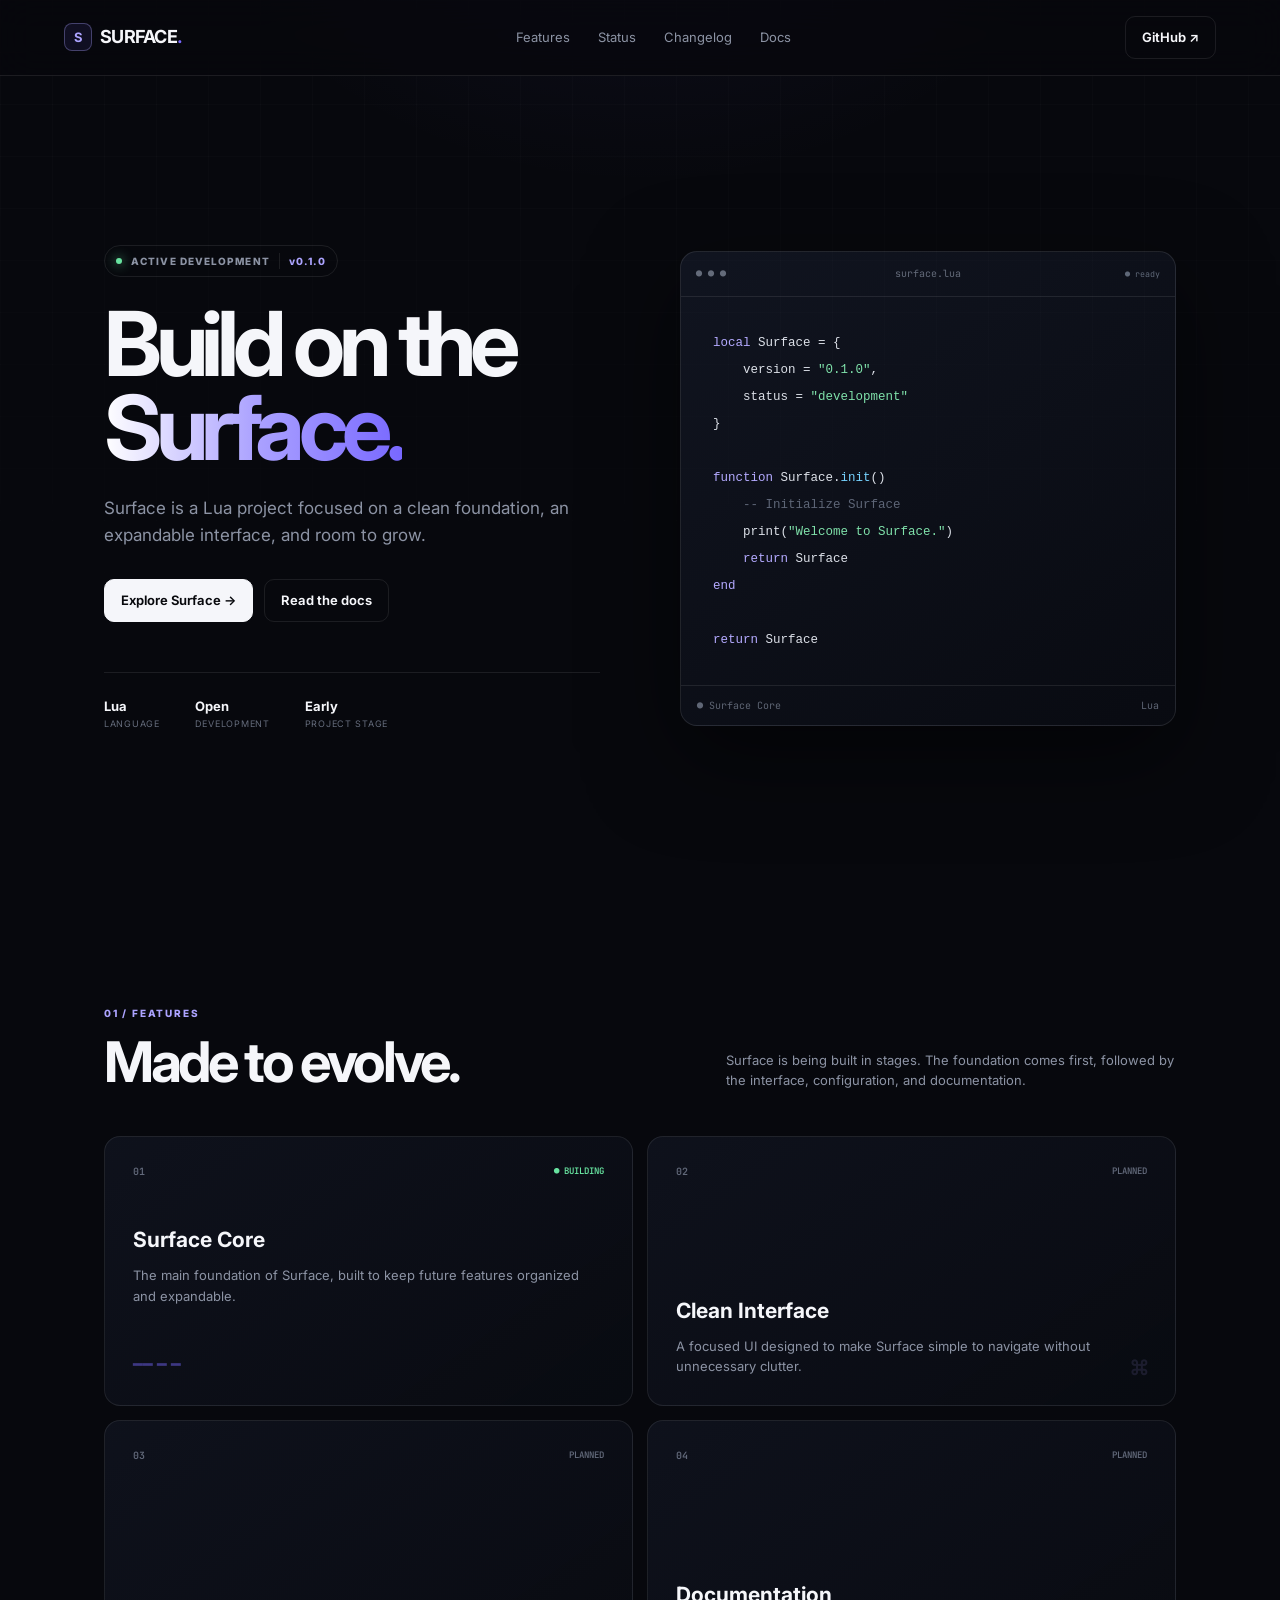
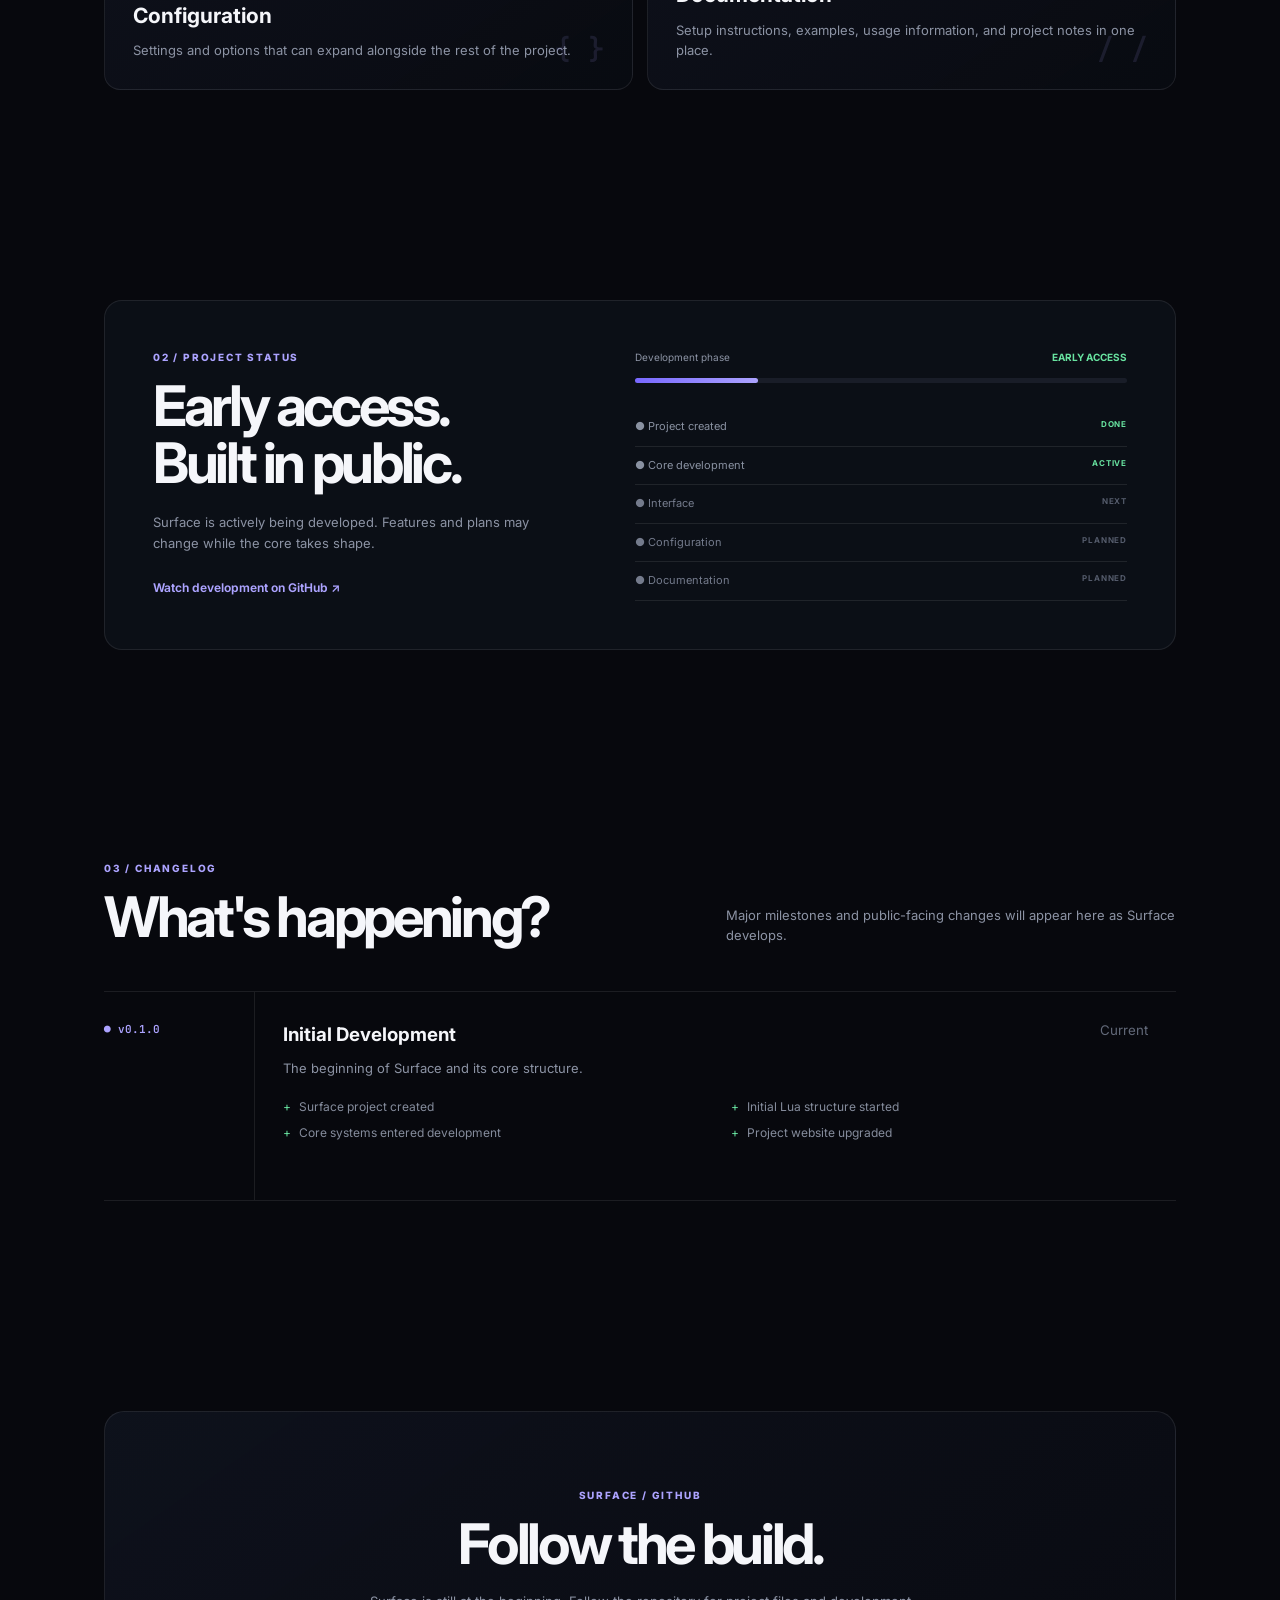
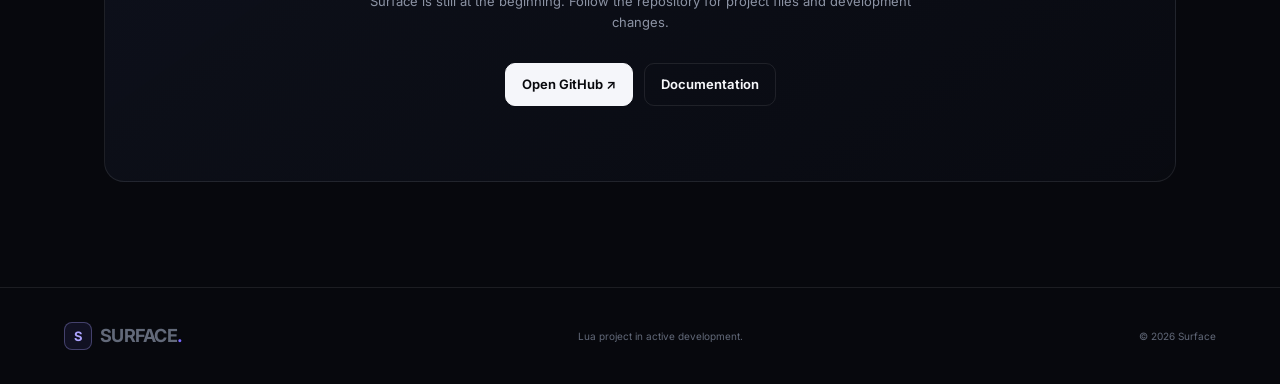
<file: index.html>
<!doctype html>
<html lang="en">
<head>
<meta charset="utf-8"><meta name="viewport" content="width=device-width,initial-scale=1">
<meta name="theme-color" content="#07080d">
<meta name="description" content="Surface — a Lua project in active development.">
<title>Surface — Lua Project</title>
<link rel="preconnect" href="https://fonts.googleapis.com">
<link rel="preconnect" href="https://fonts.gstatic.com" crossorigin>
<link href="https://fonts.googleapis.com/css2?family=Inter:wght@400;500;600;700;800&family=JetBrains+Mono:wght@500;600&display=swap" rel="stylesheet">
<link rel="stylesheet" href="style.css">
</head>
<body>
<header>
<a class="brand" href="#home"><b>S</b><strong>SURFACE<span>.</span></strong></a>
<button id="menu">☰</button>
<nav id="nav"><a href="#features">Features</a><a href="#status">Status</a><a href="#changelog">Changelog</a><a href="docs.html">Docs</a></nav>
<a class="github" href="0"https://github.com/Glitchederror0724/Surface_hubhub" target="_blank">GitHub ↗</a>
</header>

<main>
<section class="hero" id="home">
<div class="copy reveal">
<div class="badge"><i></i> ACTIVE DEVELOPMENT <span>v0.1.0</span></div>
<h1>Build on the<br><em>Surface.</em></h1>
<p>Surface is a Lua project focused on a clean foundation, an expandable interface, and room to grow.</p>
<div class="buttons"><a class="btn primary" href="#features">Explore Surface →</a><a class="btn" href="docs.html">Read the docs</a></div>
<div class="stats"><div><b>Lua</b><small>LANGUAGE</small></div><div><b>Open</b><small>DEVELOPMENT</small></div><div><b>Early</b><small>PROJECT STAGE</small></div></div>
</div>
<div class="terminal reveal">
<div class="bar"><div>● ● ●</div><span>surface.lua</span><small>● ready</small></div>
<pre><code><span class="p">local</span> Surface = {
    version = <span class="g">"0.1.0"</span>,
    status = <span class="g">"development"</span>
}

<span class="p">function</span> Surface.<span class="b">init</span>()
    <span class="c">-- Initialize Surface</span>
    print(<span class="g">"Welcome to Surface."</span>)
    <span class="p">return</span> Surface
<span class="p">end</span>

<span class="p">return</span> Surface</code></pre>
<div class="foot">● Surface Core <span>Lua</span></div>
</div>
</section>

<section class="section" id="features">
<div class="heading reveal"><div><label>01 / FEATURES</label><h2>Made to evolve.</h2></div><p>Surface is being built in stages. The foundation comes first, followed by the interface, configuration, and documentation.</p></div>
<div class="grid">
<article class="card reveal"><div class="top">01 <span class="active">● BUILDING</span></div><div><h3>Surface Core</h3><p>The main foundation of Surface, built to keep future features organized and expandable.</p></div><div class="lines">━━ ━ ━</div></article>
<article class="card reveal"><div class="top">02 <span>PLANNED</span></div><div><h3>Clean Interface</h3><p>A focused UI designed to make Surface simple to navigate without unnecessary clutter.</p></div><div class="symbol">⌘</div></article>
<article class="card reveal"><div class="top">03 <span>PLANNED</span></div><div><h3>Configuration</h3><p>Settings and options that can expand alongside the rest of the project.</p></div><div class="symbol">{ }</div></article>
<article class="card reveal"><div class="top">04 <span>PLANNED</span></div><div><h3>Documentation</h3><p>Setup instructions, examples, usage information, and project notes in one place.</p></div><div class="symbol">/ /</div></article>
</div>
</section>

<section class="section" id="status">
<div class="panel reveal">
<div><label>02 / PROJECT STATUS</label><h2>Early access.<br>Built in public.</h2><p>Surface is actively being developed. Features and plans may change while the core takes shape.</p><a class="textlink" href="0"https://github.com/Glitchederror0724/Surface_hub" target="_blank">Watch development on GitHub ↗</a></div>
<div class="progressbox"><div class="progresshead"><span>Development phase</span><b>EARLY ACCESS</b></div><div class="progress"><i></i></div>
<ul><li class="done">● Project created <b>DONE</b></li><li class="done">● Core development <b>ACTIVE</b></li><li>● Interface <b>NEXT</b></li><li>● Configuration <b>PLANNED</b></li><li>● Documentation <b>PLANNED</b></li></ul>
</div>
</div>
</section>

<section class="section" id="changelog">
<div class="heading reveal"><div><label>03 / CHANGELOG</label><h2>What's happening?</h2></div><p>Major milestones and public-facing changes will appear here as Surface develops.</p></div>
<div class="release reveal"><div class="version">● v0.1.0</div><div><div class="releasehead"><h3>Initial Development</h3><small>Current</small></div><p>The beginning of Surface and its core structure.</p><ul><li>Surface project created</li><li>Initial Lua structure started</li><li>Core systems entered development</li><li>Project website upgraded</li></ul></div></div>
</section>

<section class="section">
<div class="cta reveal"><label>SURFACE / GITHUB</label><h2>Follow the build.</h2><p>Surface is still at the beginning. Follow the repository for project files and development changes.</p><div class="buttons center"><a class="btn primary" href="0"https://github.com/Glitchederror0724/Surface_hub" target="_blank">Open GitHub ↗</a><a class="btn" href="docs.html">Documentation</a></div></div>
</section>
</main>

<footer><div class="brand"><b>S</b><strong>SURFACE<span>.</span></strong></div><p>Lua project in active development.</p><p>© <span id="year"></span> Surface</p></footer>
<script src="script.js"></script>
</body></html>
</file>
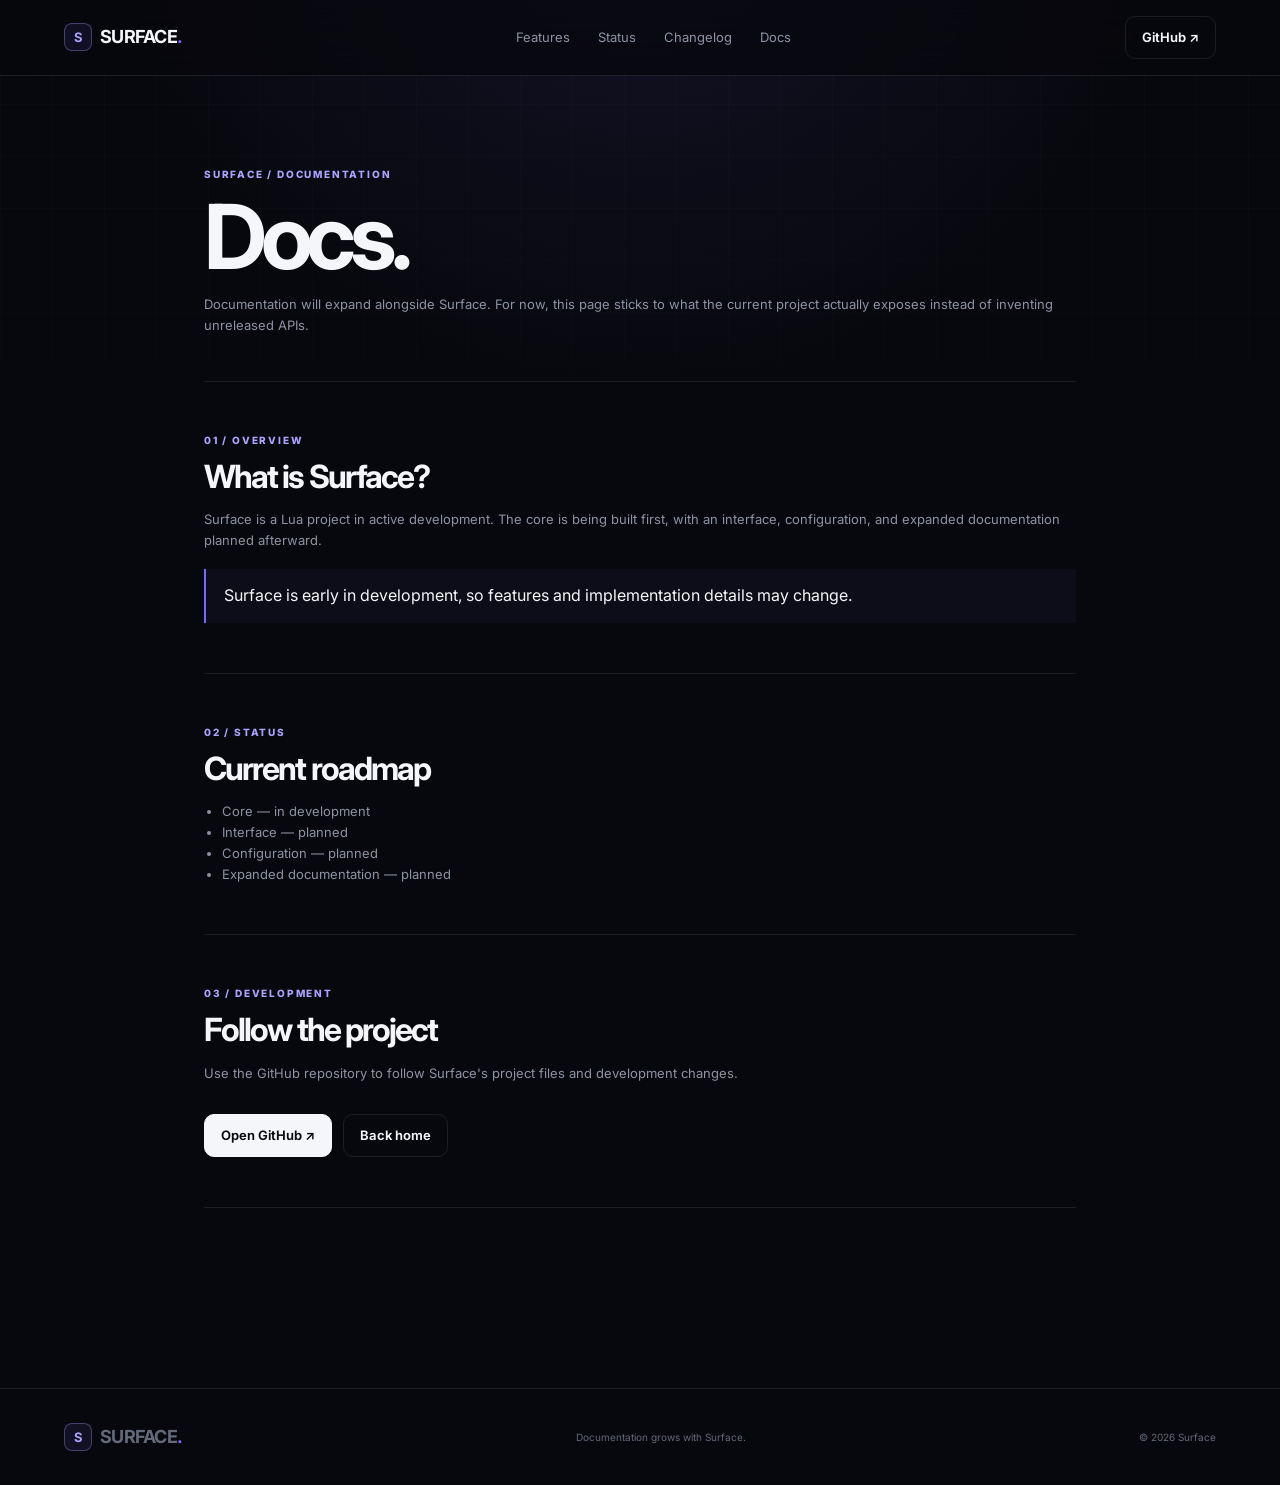
<file: docs.html>
<!doctype html><html lang="en"><head><meta charset="utf-8"><meta name="viewport" content="width=device-width,initial-scale=1"><title>Surface — Docs</title><link rel="preconnect" href="https://fonts.googleapis.com"><link href="https://fonts.googleapis.com/css2?family=Inter:wght@400;500;600;700;800&family=JetBrains+Mono:wght@500;600&display=swap" rel="stylesheet"><link rel="stylesheet" href="style.css"></head><body>
<header><a class="brand" href="index.html"><b>S</b><strong>SURFACE<span>.</span></strong></a><nav><a href="index.html#features">Features</a><a href="index.html#status">Status</a><a href="index.html#changelog">Changelog</a><a href="docs.html">Docs</a></nav><a class="github" href="https://github.com/Glitchederror0724/Surface_" target="_blank">GitHub ↗</a></header>
<main class="docs"><section class="docshero"><label>SURFACE / DOCUMENTATION</label><h1>Docs.</h1><p>Documentation will expand alongside Surface. For now, this page sticks to what the current project actually exposes instead of inventing unreleased APIs.</p></section><div class="docbody">
<section><label>01 / OVERVIEW</label><h2>What is Surface?</h2><p>Surface is a Lua project in active development. The core is being built first, with an interface, configuration, and expanded documentation planned afterward.</p><div class="note">Surface is early in development, so features and implementation details may change.</div></section>
<section><label>02 / STATUS</label><h2>Current roadmap</h2><ul><li>Core — in development</li><li>Interface — planned</li><li>Configuration — planned</li><li>Expanded documentation — planned</li></ul></section>
<section><label>03 / DEVELOPMENT</label><h2>Follow the project</h2><p>Use the GitHub repository to follow Surface's project files and development changes.</p><div class="buttons"><a class="btn primary" href="https://github.com/Glitchederror0724/Surface_" target="_blank">Open GitHub ↗</a><a class="btn" href="index.html">Back home</a></div></section>
</div></main><footer><div class="brand"><b>S</b><strong>SURFACE<span>.</span></strong></div><p>Documentation grows with Surface.</p><p>© <span id="year"></span> Surface</p></footer><script src="script.js"></script></body></html>
</file>
<file: style.css>
*{box-sizing:border-box;margin:0;padding:0}:root{--bg:#07080d;--panel:#0e111a;--text:#f5f6fa;--muted:#8c93a4;--line:#ffffff16;--accent:#7868ff;--a2:#aca3ff;--green:#68e3a0}html{scroll-behavior:smooth;scroll-padding-top:90px}body{font-family:Inter,sans-serif;background:radial-gradient(circle at 50% -10%,#7767ff20,transparent 34rem),var(--bg);color:var(--text);line-height:1.6}body:before{content:"";position:fixed;inset:0;background-image:linear-gradient(#ffffff05 1px,transparent 1px),linear-gradient(90deg,#ffffff05 1px,transparent 1px);background-size:52px 52px;mask-image:linear-gradient(#000,transparent 80%);pointer-events:none}a{color:inherit;text-decoration:none}header{height:76px;padding:0 max(5%,calc((100% - 1200px)/2));display:flex;align-items:center;justify-content:space-between;border-bottom:1px solid var(--line);background:#07080dbd;backdrop-filter:blur(18px);position:sticky;top:0;z-index:20}.brand{display:flex;align-items:center;gap:8px}.brand>b{display:grid;place-items:center;width:28px;height:28px;border:1px solid #aca3ff55;border-radius:8px;background:#7868ff18;color:var(--a2);font-size:13px}.brand strong{font-size:18px;letter-spacing:-.04em}.brand span,h1 em{color:var(--accent)}nav{display:flex;gap:28px}nav a{font-size:13px;color:var(--muted)}nav a:hover{color:#fff}.github,.btn{padding:10px 16px;border:1px solid var(--line);border-radius:10px;font-size:13px;font-weight:650;transition:.2s}.github:hover,.btn:hover{transform:translateY(-2px);border-color:#ffffff35}#menu{display:none;border:0;background:none;color:white;font-size:22px}.hero{min-height:calc(100vh - 76px);max-width:1200px;margin:auto;padding:110px 5%;display:grid;grid-template-columns:1fr 1fr;gap:80px;align-items:center}.badge{display:inline-flex;gap:9px;align-items:center;padding:7px 11px;border:1px solid var(--line);border-radius:99px;color:var(--muted);font-size:10px;font-weight:800;letter-spacing:.11em}.badge i{width:6px;height:6px;background:var(--green);border-radius:50%;box-shadow:0 0 12px var(--green)}.badge span{border-left:1px solid var(--line);padding-left:9px;color:var(--a2)}h1{font-size:clamp(58px,7vw,94px);line-height:.94;letter-spacing:-.07em;margin:25px 0}h1 em{font-style:normal;background:linear-gradient(90deg,#fff,var(--a2),var(--accent));background-clip:text;color:transparent}.copy>p{max-width:580px;color:var(--muted);font-size:17px}.buttons{display:flex;gap:11px;margin-top:30px}.primary{background:#f5f6fa;color:#08090d;border-color:#f5f6fa}.stats{display:flex;gap:35px;margin-top:50px;padding-top:23px;border-top:1px solid var(--line)}.stats div{display:flex;flex-direction:column}.stats b{font-size:13px}.stats small{font-size:9px;color:#656c7c;letter-spacing:.08em}.terminal{background:linear-gradient(145deg,#111521f5,#090b12f5);border:1px solid #ffffff19;border-radius:17px;overflow:hidden;box-shadow:0 30px 90px #0008;transition:.3s}.terminal:hover{transform:translateY(-4px);border-color:#aca3ff35}.bar{height:45px;padding:0 15px;display:grid;grid-template-columns:1fr auto 1fr;align-items:center;border-bottom:1px solid var(--line);font:10px 'JetBrains Mono';color:#646b7a}.bar small{text-align:right;color:#5f6878}.terminal pre{padding:32px;min-height:335px;font:12.5px/2 'JetBrains Mono';overflow:auto;color:#dce0e8}.p{color:#b4aaff}.b{color:#76d3ff}.g{color:#7fe1aa}.c{color:#5d6576}.foot{height:40px;padding:0 16px;border-top:1px solid var(--line);display:flex;align-items:center;justify-content:space-between;color:#5f6675;font:10px 'JetBrains Mono'}.foot:first-letter{color:var(--green)}.section{max-width:1200px;margin:auto;padding:105px 5%}.heading{display:flex;align-items:end;justify-content:space-between;gap:60px;margin-bottom:45px}.heading>p{max-width:450px;color:var(--muted);font-size:13px}label{display:block;color:var(--a2);font-size:10px;font-weight:800;letter-spacing:.18em;margin-bottom:13px}h2{font-size:clamp(36px,5vw,56px);line-height:1.02;letter-spacing:-.06em}.grid{display:grid;grid-template-columns:1fr 1fr;gap:14px}.card{min-height:270px;padding:28px;border:1px solid var(--line);border-radius:16px;background:linear-gradient(145deg,#111521c7,#090b12df);display:flex;flex-direction:column;justify-content:space-between;position:relative;overflow:hidden;transition:.2s}.card:hover{transform:translateY(-3px);border-color:#aca3ff33}.top{display:flex;justify-content:space-between;color:#62697a;font:600 10px 'JetBrains Mono'}.top span{font-size:9px}.top .active{color:var(--green)}.card h3{font-size:21px;margin-bottom:8px}.card p{color:var(--muted);font-size:13px;max-width:460px}.lines{color:#7868ff77}.symbol{position:absolute;right:27px;bottom:22px;color:#aca3ff1f;font:600 28px 'JetBrains Mono'}.panel{border:1px solid var(--line);border-radius:18px;background:#0d1019df;padding:48px;display:grid;grid-template-columns:.9fr 1.1fr;gap:80px}.panel>div:first-child>p{color:var(--muted);font-size:13px;margin:20px 0}.textlink{color:var(--a2);font-size:12px;font-weight:650}.progressbox{align-self:center}.progresshead{display:flex;justify-content:space-between;font-size:10px;color:var(--muted)}.progresshead b{color:var(--green)}.progress{height:5px;background:#191d28;border-radius:99px;margin:13px 0 25px}.progress i{display:block;width:25%;height:100%;background:linear-gradient(90deg,var(--accent),var(--a2));border-radius:99px}.progressbox ul{list-style:none}.progressbox li{padding:10px 0;border-bottom:1px solid var(--line);display:flex;gap:10px;color:#747b8c;font-size:11px}.progressbox li b{margin-left:auto;font-size:8px;color:#555c6c;letter-spacing:.1em}.progressbox .done{color:#8991a1}.progressbox .done:first-letter,.progressbox .done b{color:var(--green)}.release{border-top:1px solid var(--line);border-bottom:1px solid var(--line);display:grid;grid-template-columns:150px 1fr;min-height:210px}.version{padding:30px 0;color:var(--a2);font:600 11px 'JetBrains Mono'}.release>div:last-child{padding:28px;border-left:1px solid var(--line)}.releasehead{display:flex;justify-content:space-between}.releasehead small{color:#626979}.release p{color:var(--muted);font-size:13px;margin:8px 0 18px}.release ul{display:grid;grid-template-columns:1fr 1fr;gap:7px 30px;list-style:none}.release li{color:#858c9c;font-size:12px}.release li:before{content:"+";color:var(--green);margin-right:8px}.cta{text-align:center;border:1px solid var(--line);border-radius:20px;padding:75px 25px;background:linear-gradient(145deg,#111521bd,#090b12d9)}.cta>p{max-width:560px;margin:18px auto 0;color:var(--muted);font-size:13px}.center{justify-content:center}footer{padding:34px max(5%,calc((100% - 1200px)/2));border-top:1px solid var(--line);display:flex;justify-content:space-between;align-items:center;color:#626979;font-size:10px}.reveal{opacity:0;transform:translateY(18px);transition:.65s}.reveal.visible{opacity:1;transform:none}.docs{max-width:1000px;margin:auto;padding:90px 5% 130px}.docshero{padding-bottom:45px;border-bottom:1px solid var(--line)}.docshero h1{margin:0 0 15px}.docshero p,.docbody p,.docbody li{color:var(--muted);font-size:13px}.docbody{padding-top:50px}.docbody section{padding-bottom:50px;margin-bottom:50px;border-bottom:1px solid var(--line)}.docbody h2{font-size:32px;margin-bottom:16px}.docbody ul{padding-left:18px}.note{margin-top:18px;padding:14px 18px;border-left:2px solid var(--accent);background:#7868ff0d}@media(max-width:850px){nav{display:none;position:absolute;top:76px;left:0;right:0;padding:20px 5%;background:#090b12;flex-direction:column;border-bottom:1px solid var(--line)}nav.open{display:flex}#menu{display:block}.github{display:none}.hero{grid-template-columns:1fr;padding-top:75px}.grid,.panel{grid-template-columns:1fr}.heading{display:block}.heading>p{margin-top:18px}.release{grid-template-columns:1fr}.release>div:last-child{border-left:0;padding-left:0}.version{padding-bottom:0}}@media(max-width:520px){.hero,.section{padding-left:5%;padding-right:5%}h1{font-size:54px}.buttons{flex-direction:column}.stats{display:grid;grid-template-columns:1fr 1fr}.terminal pre{padding:21px;font-size:10px;min-height:auto}.grid{grid-template-columns:1fr}.panel{padding:25px}.release ul{grid-template-columns:1fr}.cta{padding:55px 20px}footer{flex-direction:column;align-items:flex-start;gap:16px}}
</file>
